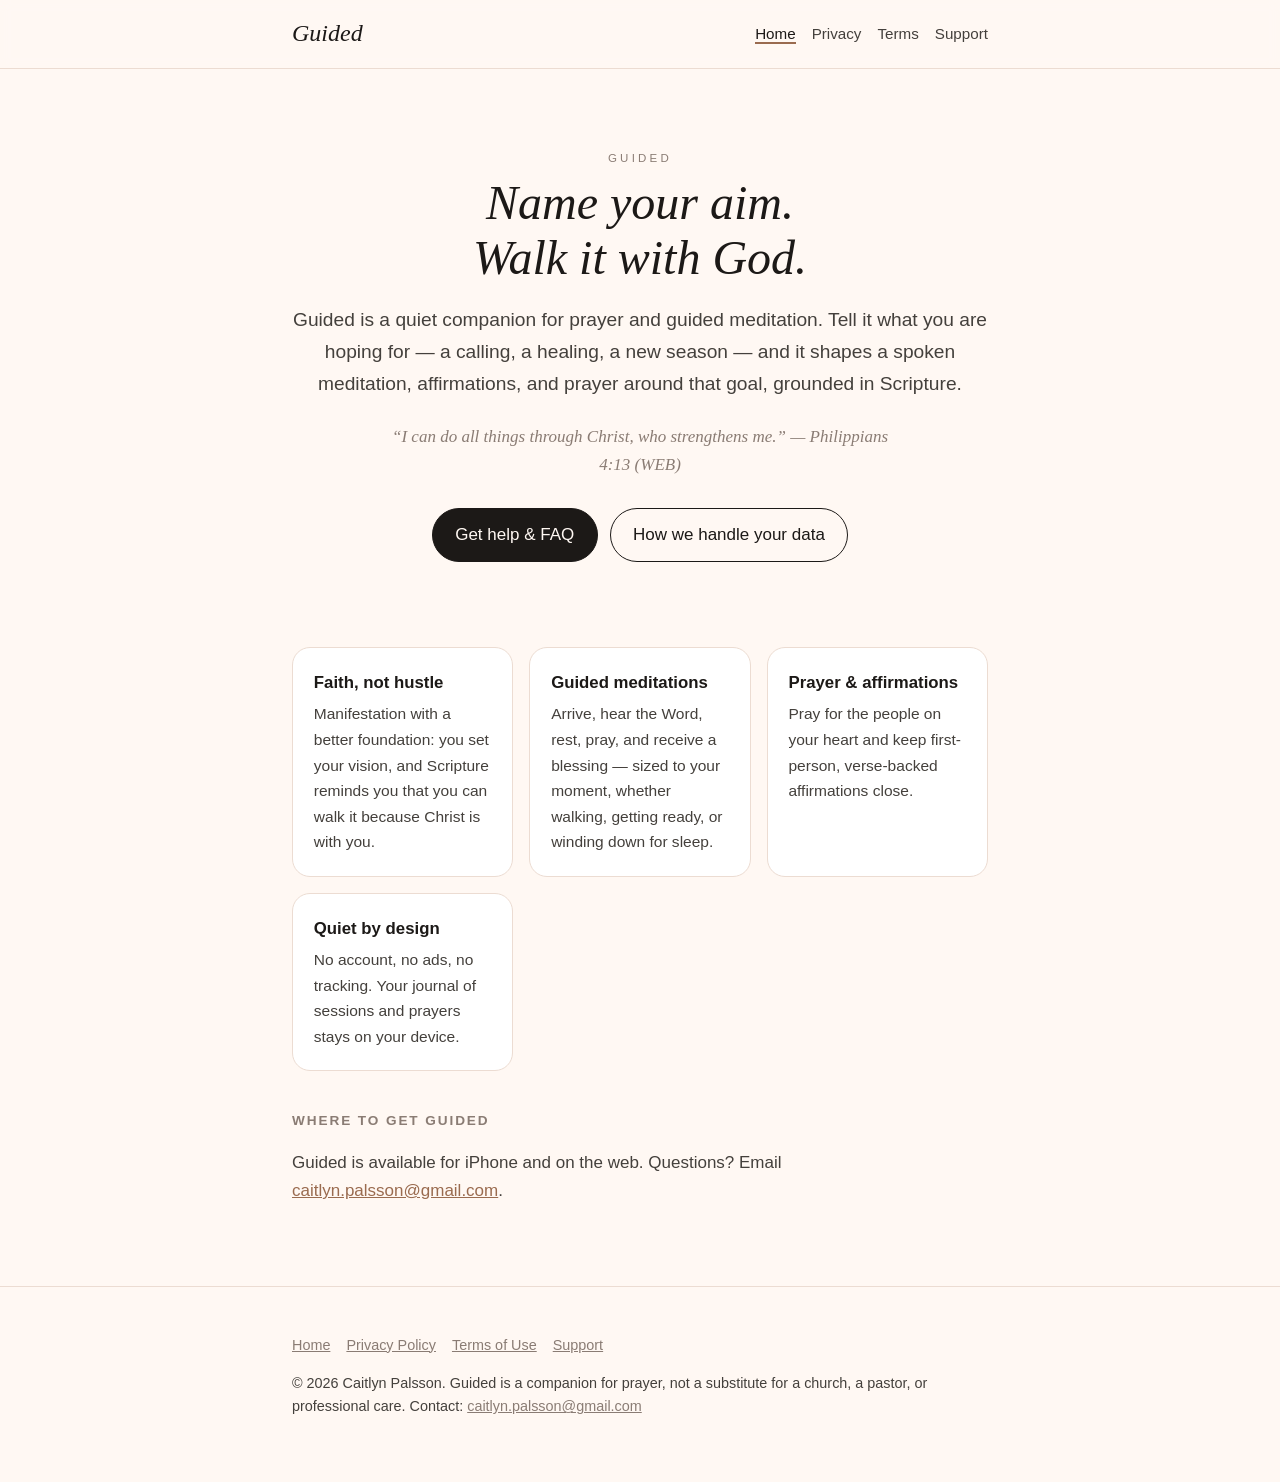
<file: index.html>
<!doctype html>
<html lang="en">
<head>
<meta charset="utf-8">
<meta name="viewport" content="width=device-width, initial-scale=1">
<title>Guided — Christian guided meditation, prayer & faith-filled goals</title>
<meta name="description" content="Guided is a Christian prayer and meditation companion. Name what you hope for, then walk toward it backed by Scripture.">
<meta name="theme-color" content="#fff8f3">
<link rel="icon" href="favicon.svg" type="image/svg+xml">
<link rel="stylesheet" href="style.css">
</head>
<body>
<header class="site"><div class="wrap"><a class="brand" href="index.html">Guided</a><nav aria-label="Main"><a href="index.html" aria-current="page">Home</a><a href="privacy.html">Privacy</a><a href="terms.html">Terms</a><a href="support.html">Support</a></nav></div></header>
<main><div class="wrap">
<section class="hero">
<p class="kicker">Guided</p>
<h1>Name your aim.<br>Walk it with God.</h1>
<p class="lead">Guided is a quiet companion for prayer and guided meditation. Tell it what you are hoping for &mdash; a calling, a healing, a new season &mdash; and it shapes a spoken meditation, affirmations, and prayer around that goal, grounded in Scripture.</p>
<p class="verse">&ldquo;I can do all things through Christ, who strengthens me.&rdquo; &mdash; Philippians 4:13 (WEB)</p>
<div class="btns"><a class="btn primary" href="support.html">Get help &amp; FAQ</a><a class="btn ghost" href="privacy.html">How we handle your data</a></div>
</section>
<section class="cards">
<div class="card"><h3>Faith, not hustle</h3><p>Manifestation with a better foundation: you set your vision, and Scripture reminds you that you can walk it because Christ is with you.</p></div>
<div class="card"><h3>Guided meditations</h3><p>Arrive, hear the Word, rest, pray, and receive a blessing &mdash; sized to your moment, whether walking, getting ready, or winding down for sleep.</p></div>
<div class="card"><h3>Prayer &amp; affirmations</h3><p>Pray for the people on your heart and keep first-person, verse-backed affirmations close.</p></div>
<div class="card"><h3>Quiet by design</h3><p>No account, no ads, no tracking. Your journal of sessions and prayers stays on your device.</p></div>
</section>
<h2>Where to get Guided</h2>
<p>Guided is available for iPhone and on the web. Questions? Email <a href="mailto:caitlyn.palsson@gmail.com">caitlyn.palsson@gmail.com</a>.</p>

</div></main>
<footer class="site"><div class="wrap">
<p><a href="index.html">Home</a><a href="privacy.html">Privacy Policy</a><a href="terms.html">Terms of Use</a><a href="support.html">Support</a></p>
<p>&copy; 2026 Caitlyn Palsson. Guided is a companion for prayer, not a substitute for a church, a pastor, or professional care. Contact: <a href="mailto:caitlyn.palsson@gmail.com">caitlyn.palsson@gmail.com</a></p>
</div></footer>
</body>
</html>
</file>
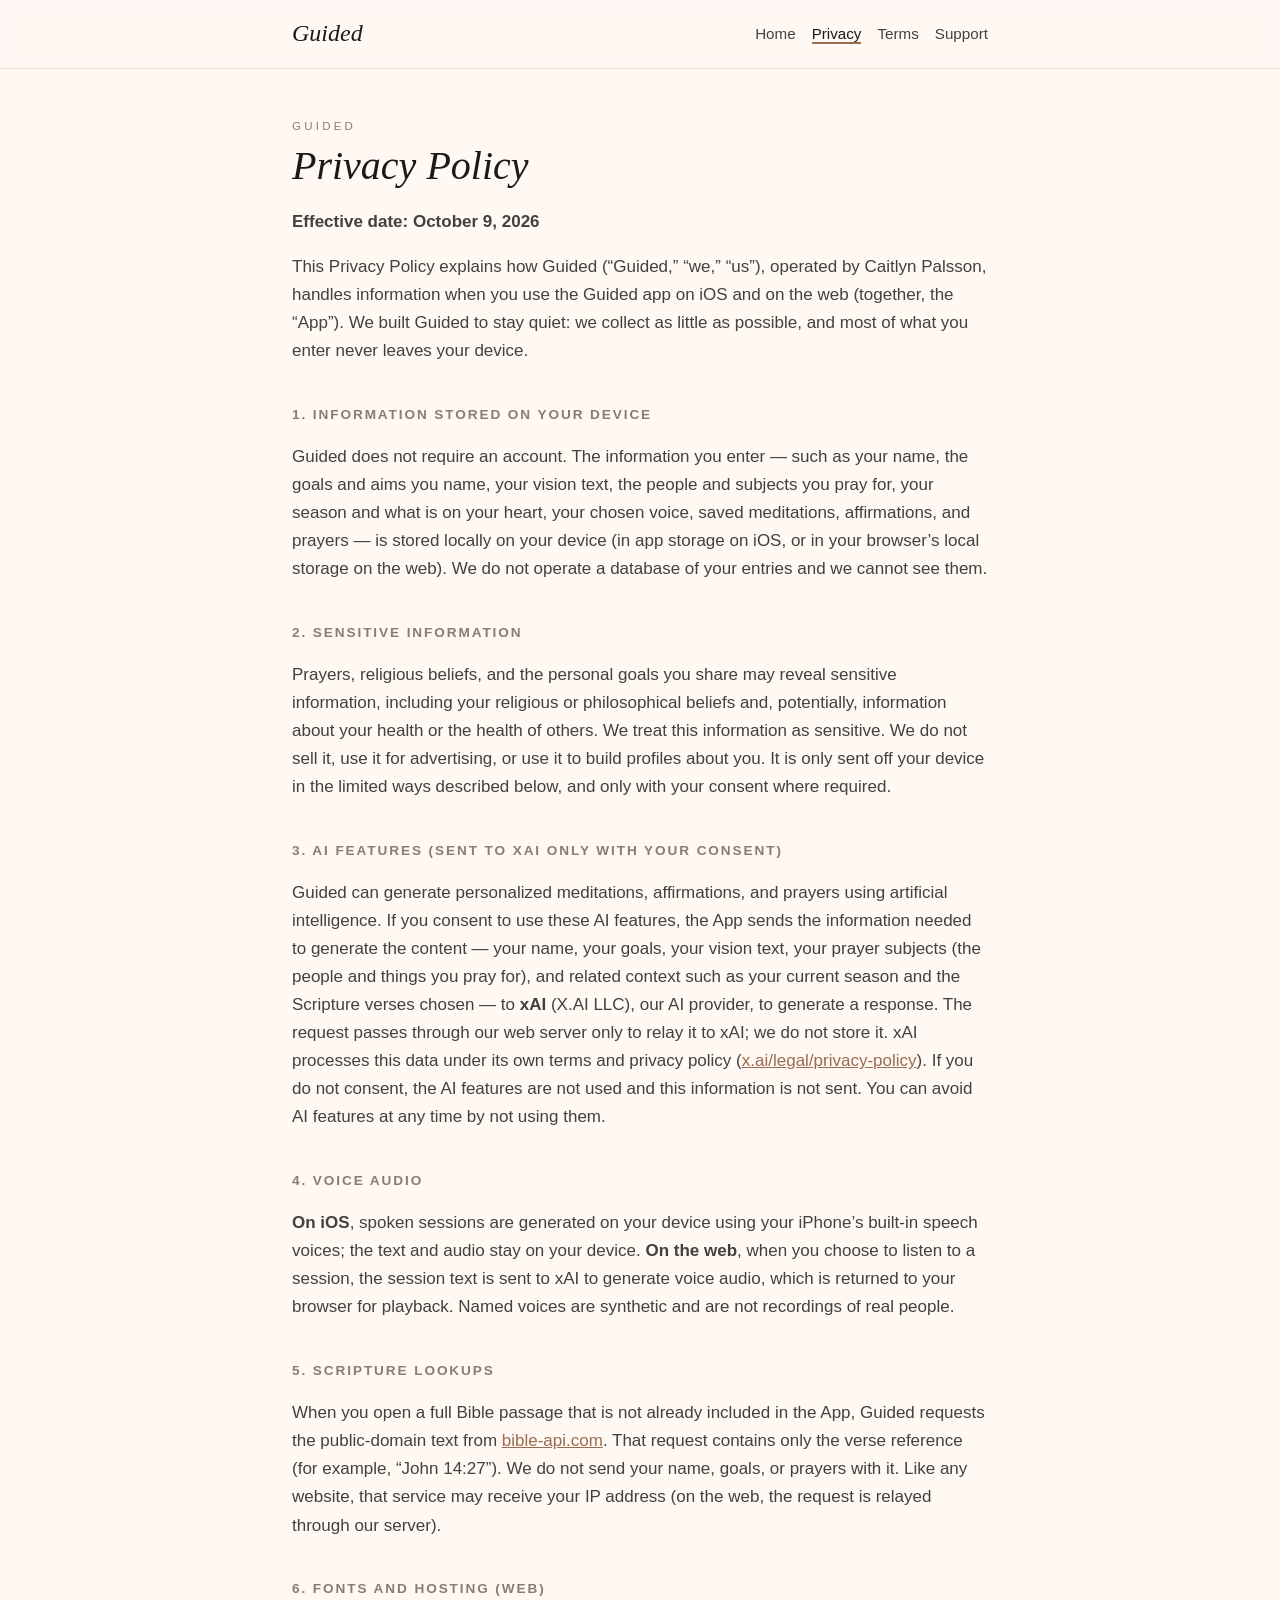
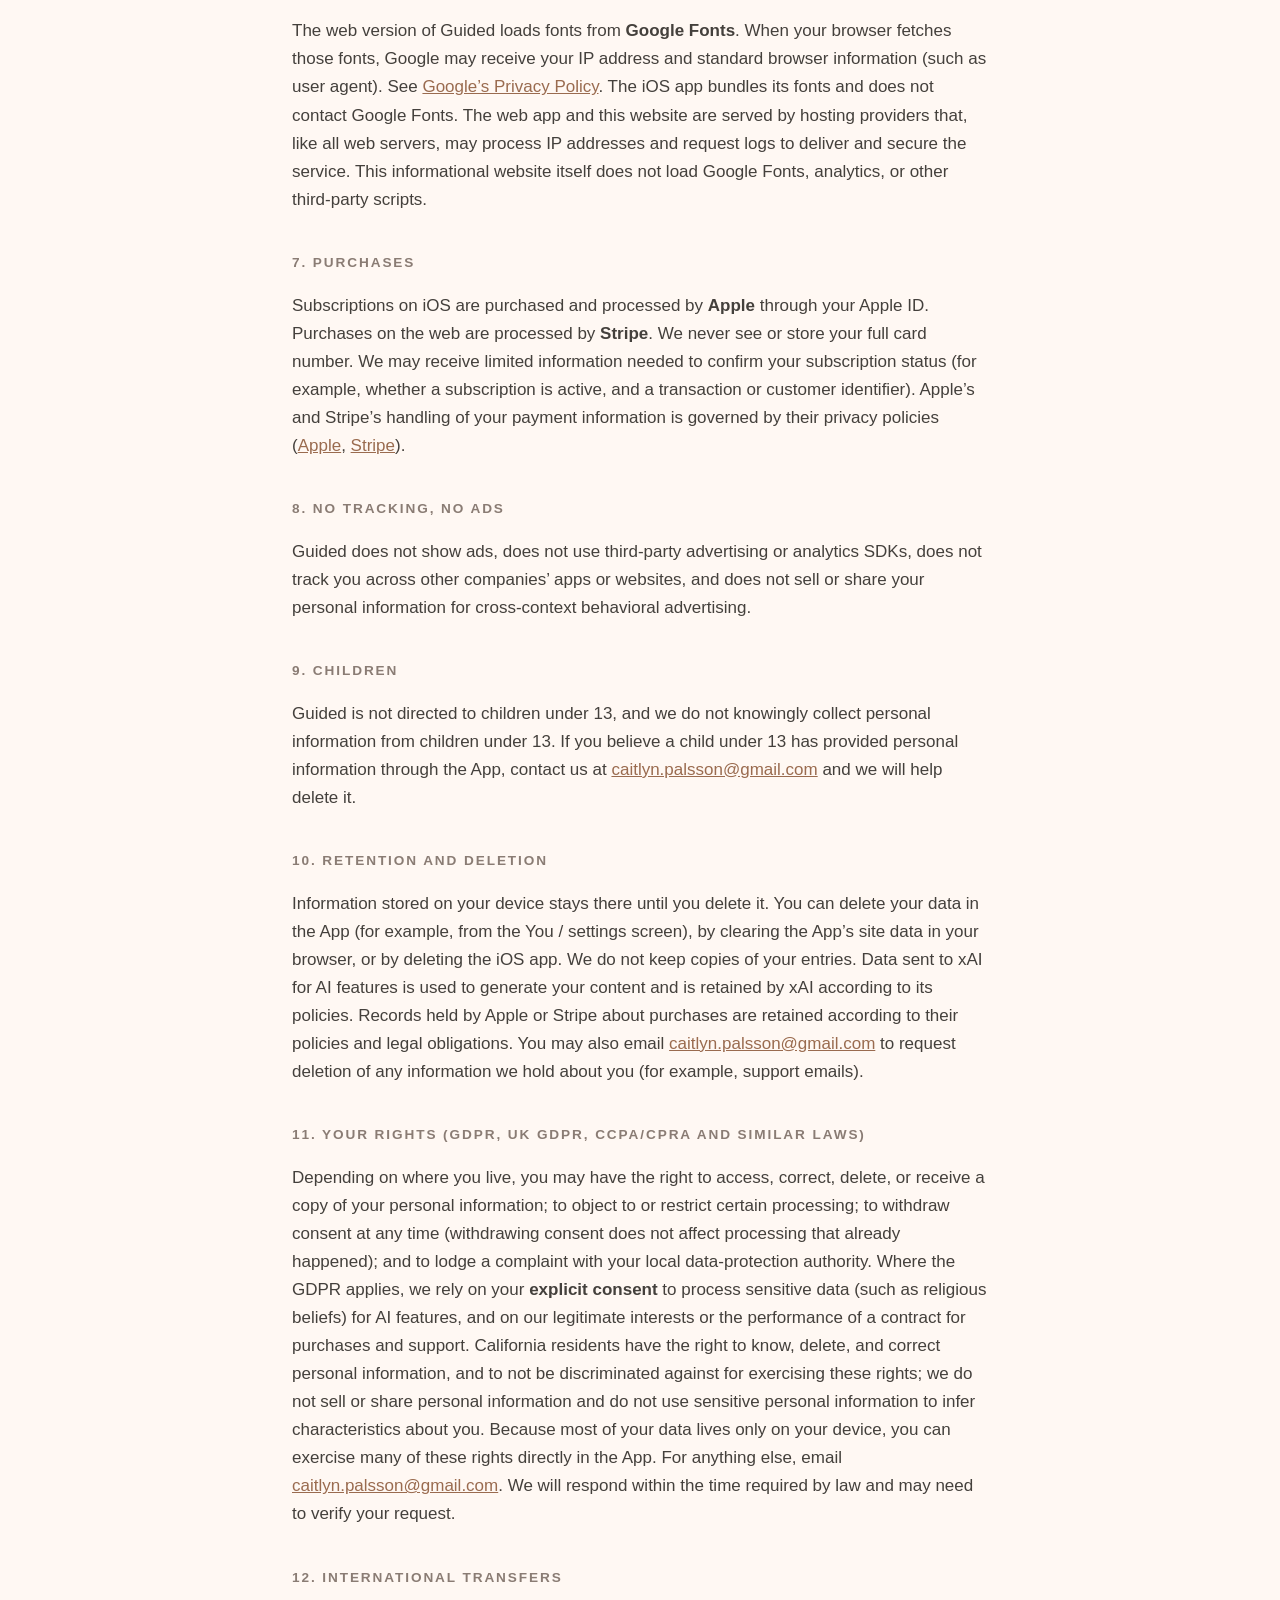
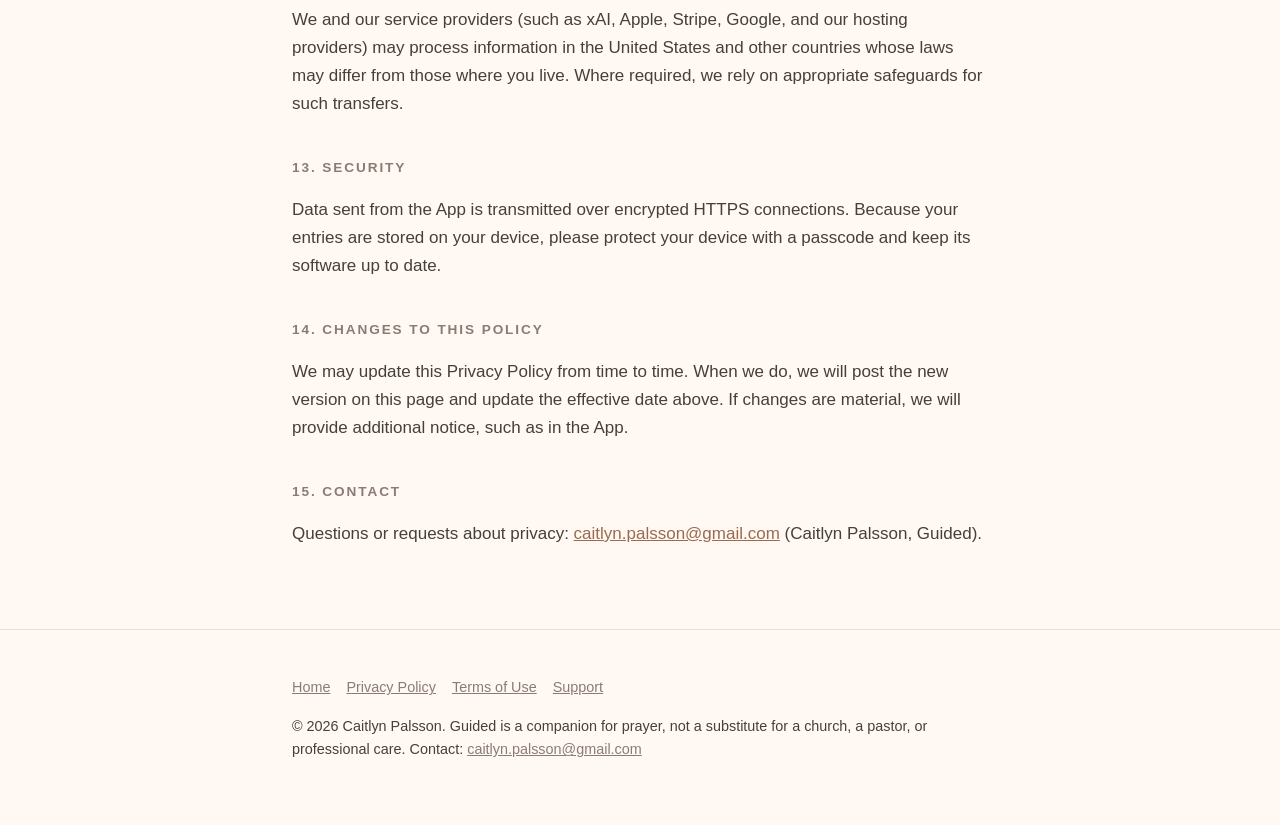
<file: privacy.html>
<!doctype html>
<html lang="en">
<head>
<meta charset="utf-8">
<meta name="viewport" content="width=device-width, initial-scale=1">
<title>Privacy Policy — Guided</title>
<meta name="description" content="Privacy Policy for the Guided app (iOS and web).">
<meta name="theme-color" content="#fff8f3">
<link rel="icon" href="favicon.svg" type="image/svg+xml">
<link rel="stylesheet" href="style.css">
</head>
<body>
<header class="site"><div class="wrap"><a class="brand" href="index.html">Guided</a><nav aria-label="Main"><a href="index.html">Home</a><a href="privacy.html" aria-current="page">Privacy</a><a href="terms.html">Terms</a><a href="support.html">Support</a></nav></div></header>
<main><div class="wrap">
<p class="kicker">Guided</p>
<h1>Privacy Policy</h1>
<p><strong>Effective date: October 9, 2026</strong></p>
<p>This Privacy Policy explains how Guided (&ldquo;Guided,&rdquo; &ldquo;we,&rdquo; &ldquo;us&rdquo;), operated by Caitlyn Palsson, handles information when you use the Guided app on iOS and on the web (together, the &ldquo;App&rdquo;). We built Guided to stay quiet: we collect as little as possible, and most of what you enter never leaves your device.</p>

<h2>1. Information stored on your device</h2>
<p>Guided does not require an account. The information you enter &mdash; such as your name, the goals and aims you name, your vision text, the people and subjects you pray for, your season and what is on your heart, your chosen voice, saved meditations, affirmations, and prayers &mdash; is stored locally on your device (in app storage on iOS, or in your browser&rsquo;s local storage on the web). We do not operate a database of your entries and we cannot see them.</p>

<h2>2. Sensitive information</h2>
<p>Prayers, religious beliefs, and the personal goals you share may reveal sensitive information, including your religious or philosophical beliefs and, potentially, information about your health or the health of others. We treat this information as sensitive. We do not sell it, use it for advertising, or use it to build profiles about you. It is only sent off your device in the limited ways described below, and only with your consent where required.</p>

<h2>3. AI features (sent to xAI only with your consent)</h2>
<p>Guided can generate personalized meditations, affirmations, and prayers using artificial intelligence. If you consent to use these AI features, the App sends the information needed to generate the content &mdash; your name, your goals, your vision text, your prayer subjects (the people and things you pray for), and related context such as your current season and the Scripture verses chosen &mdash; to <strong>xAI</strong> (X.AI LLC), our AI provider, to generate a response. The request passes through our web server only to relay it to xAI; we do not store it. xAI processes this data under its own terms and privacy policy (<a href="https://x.ai/legal/privacy-policy">x.ai/legal/privacy-policy</a>). If you do not consent, the AI features are not used and this information is not sent. You can avoid AI features at any time by not using them.</p>

<h2>4. Voice audio</h2>
<p><strong>On iOS</strong>, spoken sessions are generated on your device using your iPhone&rsquo;s built-in speech voices; the text and audio stay on your device. <strong>On the web</strong>, when you choose to listen to a session, the session text is sent to xAI to generate voice audio, which is returned to your browser for playback. Named voices are synthetic and are not recordings of real people.</p>

<h2>5. Scripture lookups</h2>
<p>When you open a full Bible passage that is not already included in the App, Guided requests the public-domain text from <a href="https://bible-api.com">bible-api.com</a>. That request contains only the verse reference (for example, &ldquo;John 14:27&rdquo;). We do not send your name, goals, or prayers with it. Like any website, that service may receive your IP address (on the web, the request is relayed through our server).</p>

<h2>6. Fonts and hosting (web)</h2>
<p>The web version of Guided loads fonts from <strong>Google Fonts</strong>. When your browser fetches those fonts, Google may receive your IP address and standard browser information (such as user agent). See <a href="https://policies.google.com/privacy">Google&rsquo;s Privacy Policy</a>. The iOS app bundles its fonts and does not contact Google Fonts. The web app and this website are served by hosting providers that, like all web servers, may process IP addresses and request logs to deliver and secure the service. This informational website itself does not load Google Fonts, analytics, or other third-party scripts.</p>

<h2>7. Purchases</h2>
<p>Subscriptions on iOS are purchased and processed by <strong>Apple</strong> through your Apple ID. Purchases on the web are processed by <strong>Stripe</strong>. We never see or store your full card number. We may receive limited information needed to confirm your subscription status (for example, whether a subscription is active, and a transaction or customer identifier). Apple&rsquo;s and Stripe&rsquo;s handling of your payment information is governed by their privacy policies (<a href="https://www.apple.com/legal/privacy/">Apple</a>, <a href="https://stripe.com/privacy">Stripe</a>).</p>

<h2>8. No tracking, no ads</h2>
<p>Guided does not show ads, does not use third-party advertising or analytics SDKs, does not track you across other companies&rsquo; apps or websites, and does not sell or share your personal information for cross-context behavioral advertising.</p>

<h2>9. Children</h2>
<p>Guided is not directed to children under 13, and we do not knowingly collect personal information from children under 13. If you believe a child under 13 has provided personal information through the App, contact us at <a href="mailto:caitlyn.palsson@gmail.com">caitlyn.palsson@gmail.com</a> and we will help delete it.</p>

<h2>10. Retention and deletion</h2>
<p>Information stored on your device stays there until you delete it. You can delete your data in the App (for example, from the You / settings screen), by clearing the App&rsquo;s site data in your browser, or by deleting the iOS app. We do not keep copies of your entries. Data sent to xAI for AI features is used to generate your content and is retained by xAI according to its policies. Records held by Apple or Stripe about purchases are retained according to their policies and legal obligations. You may also email <a href="mailto:caitlyn.palsson@gmail.com">caitlyn.palsson@gmail.com</a> to request deletion of any information we hold about you (for example, support emails).</p>

<h2>11. Your rights (GDPR, UK GDPR, CCPA/CPRA and similar laws)</h2>
<p>Depending on where you live, you may have the right to access, correct, delete, or receive a copy of your personal information; to object to or restrict certain processing; to withdraw consent at any time (withdrawing consent does not affect processing that already happened); and to lodge a complaint with your local data-protection authority. Where the GDPR applies, we rely on your <strong>explicit consent</strong> to process sensitive data (such as religious beliefs) for AI features, and on our legitimate interests or the performance of a contract for purchases and support. California residents have the right to know, delete, and correct personal information, and to not be discriminated against for exercising these rights; we do not sell or share personal information and do not use sensitive personal information to infer characteristics about you. Because most of your data lives only on your device, you can exercise many of these rights directly in the App. For anything else, email <a href="mailto:caitlyn.palsson@gmail.com">caitlyn.palsson@gmail.com</a>. We will respond within the time required by law and may need to verify your request.</p>

<h2>12. International transfers</h2>
<p>We and our service providers (such as xAI, Apple, Stripe, Google, and our hosting providers) may process information in the United States and other countries whose laws may differ from those where you live. Where required, we rely on appropriate safeguards for such transfers.</p>

<h2>13. Security</h2>
<p>Data sent from the App is transmitted over encrypted HTTPS connections. Because your entries are stored on your device, please protect your device with a passcode and keep its software up to date.</p>

<h2>14. Changes to this policy</h2>
<p>We may update this Privacy Policy from time to time. When we do, we will post the new version on this page and update the effective date above. If changes are material, we will provide additional notice, such as in the App.</p>

<h2>15. Contact</h2>
<p>Questions or requests about privacy: <a href="mailto:caitlyn.palsson@gmail.com">caitlyn.palsson@gmail.com</a> (Caitlyn Palsson, Guided).</p>

</div></main>
<footer class="site"><div class="wrap">
<p><a href="index.html">Home</a><a href="privacy.html">Privacy Policy</a><a href="terms.html">Terms of Use</a><a href="support.html">Support</a></p>
<p>&copy; 2026 Caitlyn Palsson. Guided is a companion for prayer, not a substitute for a church, a pastor, or professional care. Contact: <a href="mailto:caitlyn.palsson@gmail.com">caitlyn.palsson@gmail.com</a></p>
</div></footer>
</body>
</html>
</file>
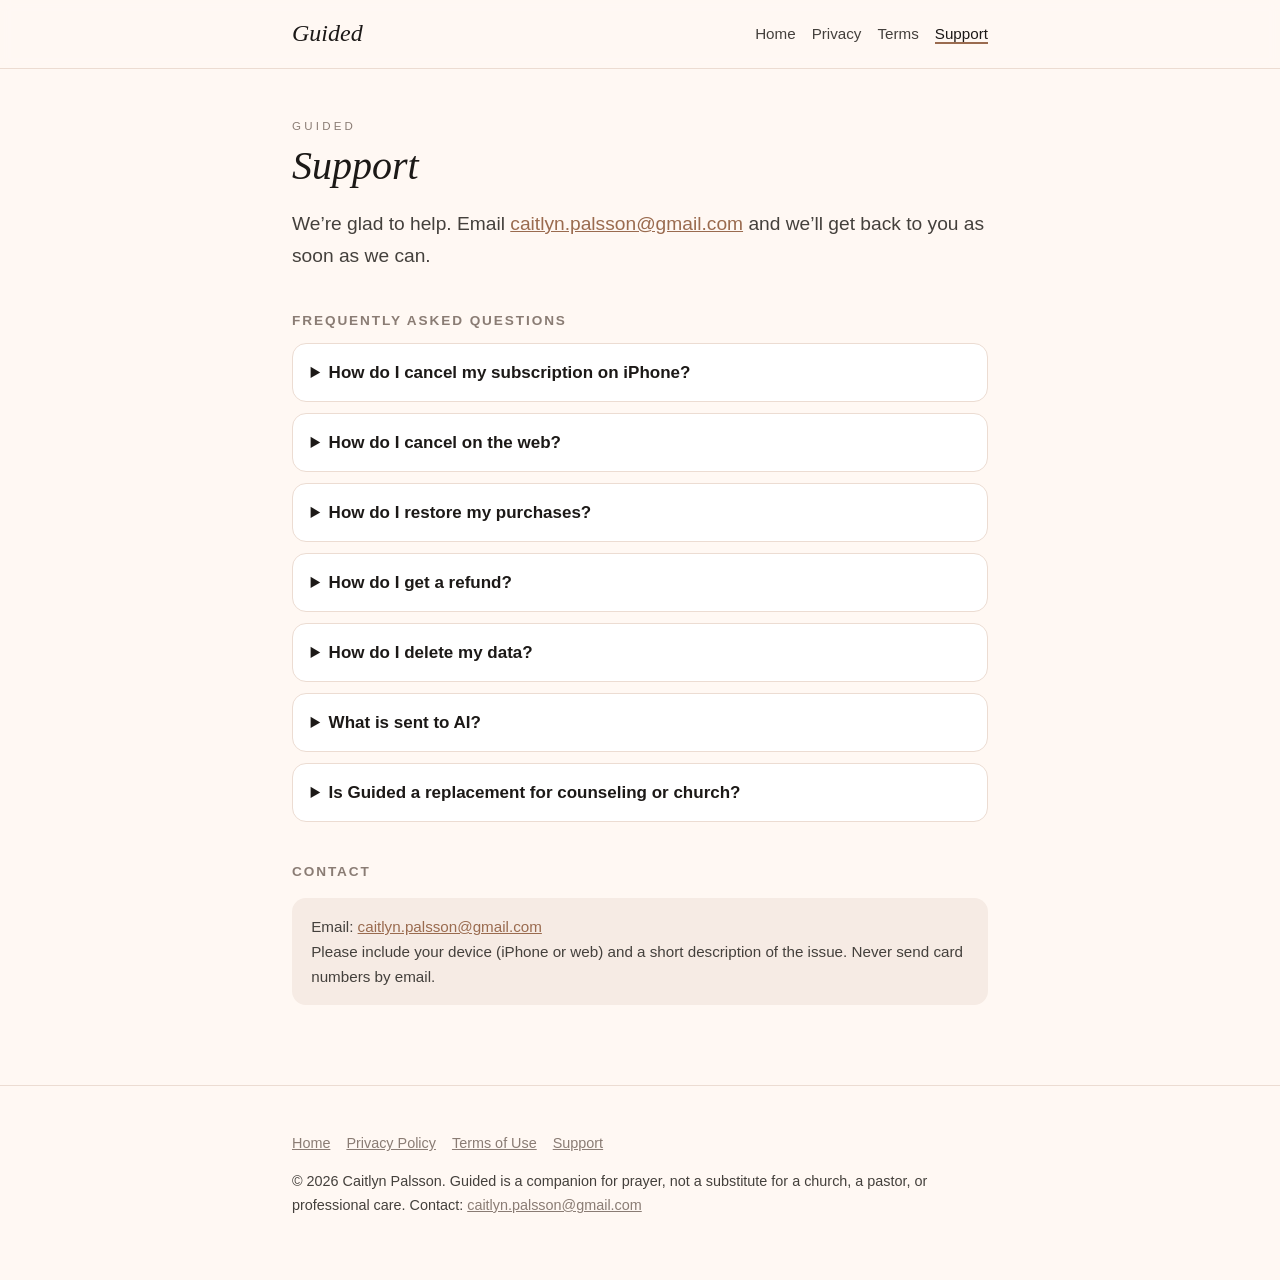
<file: support.html>
<!doctype html>
<html lang="en">
<head>
<meta charset="utf-8">
<meta name="viewport" content="width=device-width, initial-scale=1">
<title>Support — Guided</title>
<meta name="description" content="Help and FAQ for the Guided app: cancel, restore purchases, delete data, contact.">
<meta name="theme-color" content="#fff8f3">
<link rel="icon" href="favicon.svg" type="image/svg+xml">
<link rel="stylesheet" href="style.css">
</head>
<body>
<header class="site"><div class="wrap"><a class="brand" href="index.html">Guided</a><nav aria-label="Main"><a href="index.html">Home</a><a href="privacy.html">Privacy</a><a href="terms.html">Terms</a><a href="support.html" aria-current="page">Support</a></nav></div></header>
<main><div class="wrap">
<p class="kicker">Guided</p>
<h1>Support</h1>
<p class="lead">We&rsquo;re glad to help. Email <a href="mailto:caitlyn.palsson@gmail.com">caitlyn.palsson@gmail.com</a> and we&rsquo;ll get back to you as soon as we can.</p>

<h2>Frequently asked questions</h2>
<details><summary>How do I cancel my subscription on iPhone?</summary>
<p>Open <strong>Settings</strong> &rarr; tap your name &rarr; <strong>Subscriptions</strong> &rarr; <strong>Guided</strong> &rarr; <strong>Cancel Subscription</strong>. Cancel at least 24 hours before the end of your trial or current period to avoid the next charge. You keep access until the period ends. Deleting the app does not cancel your subscription.</p></details>
<details><summary>How do I cancel on the web?</summary>
<p>Open the subscription management link in the App (the Stripe customer portal) and choose <strong>Cancel</strong>, or email <a href="mailto:caitlyn.palsson@gmail.com">caitlyn.palsson@gmail.com</a> and we&rsquo;ll help.</p></details>
<details><summary>How do I restore my purchases?</summary>
<p>On iPhone, open Guided and tap <strong>Restore Purchases</strong> on the subscription screen, signed in with the same Apple ID you used to subscribe. On the web, use the same email you used at checkout, or contact us if your access didn&rsquo;t carry over.</p></details>
<details><summary>How do I get a refund?</summary>
<p>iPhone purchases are refunded by Apple: visit <a href="https://reportaproblem.apple.com">reportaproblem.apple.com</a>. For web purchases made through Stripe, email <a href="mailto:caitlyn.palsson@gmail.com">caitlyn.palsson@gmail.com</a>.</p></details>
<details><summary>How do I delete my data?</summary>
<p>Your entries live on your device. Delete them in the App from the <strong>You</strong> screen, or delete the iOS app (or clear the site data for Guided in your browser) to remove everything. We don&rsquo;t keep a copy. To request deletion of anything else we might hold (like support emails), email <a href="mailto:caitlyn.palsson@gmail.com">caitlyn.palsson@gmail.com</a>.</p></details>
<details><summary>What is sent to AI?</summary>
<p>Only if you consent, your name, goals, vision text, and prayer subjects are sent to xAI to generate your meditations and affirmations. See the <a href="privacy.html">Privacy Policy</a> for details.</p></details>
<details><summary>Is Guided a replacement for counseling or church?</summary>
<p>No. Guided is a companion for prayer, not medical or mental-health care. If you are in crisis, contact local emergency services or call or text 988 in the U.S.</p></details>

<h2>Contact</h2>
<p class="note">Email: <a href="mailto:caitlyn.palsson@gmail.com">caitlyn.palsson@gmail.com</a><br>Please include your device (iPhone or web) and a short description of the issue. Never send card numbers by email.</p>

</div></main>
<footer class="site"><div class="wrap">
<p><a href="index.html">Home</a><a href="privacy.html">Privacy Policy</a><a href="terms.html">Terms of Use</a><a href="support.html">Support</a></p>
<p>&copy; 2026 Caitlyn Palsson. Guided is a companion for prayer, not a substitute for a church, a pastor, or professional care. Contact: <a href="mailto:caitlyn.palsson@gmail.com">caitlyn.palsson@gmail.com</a></p>
</div></footer>
</body>
</html>
</file>
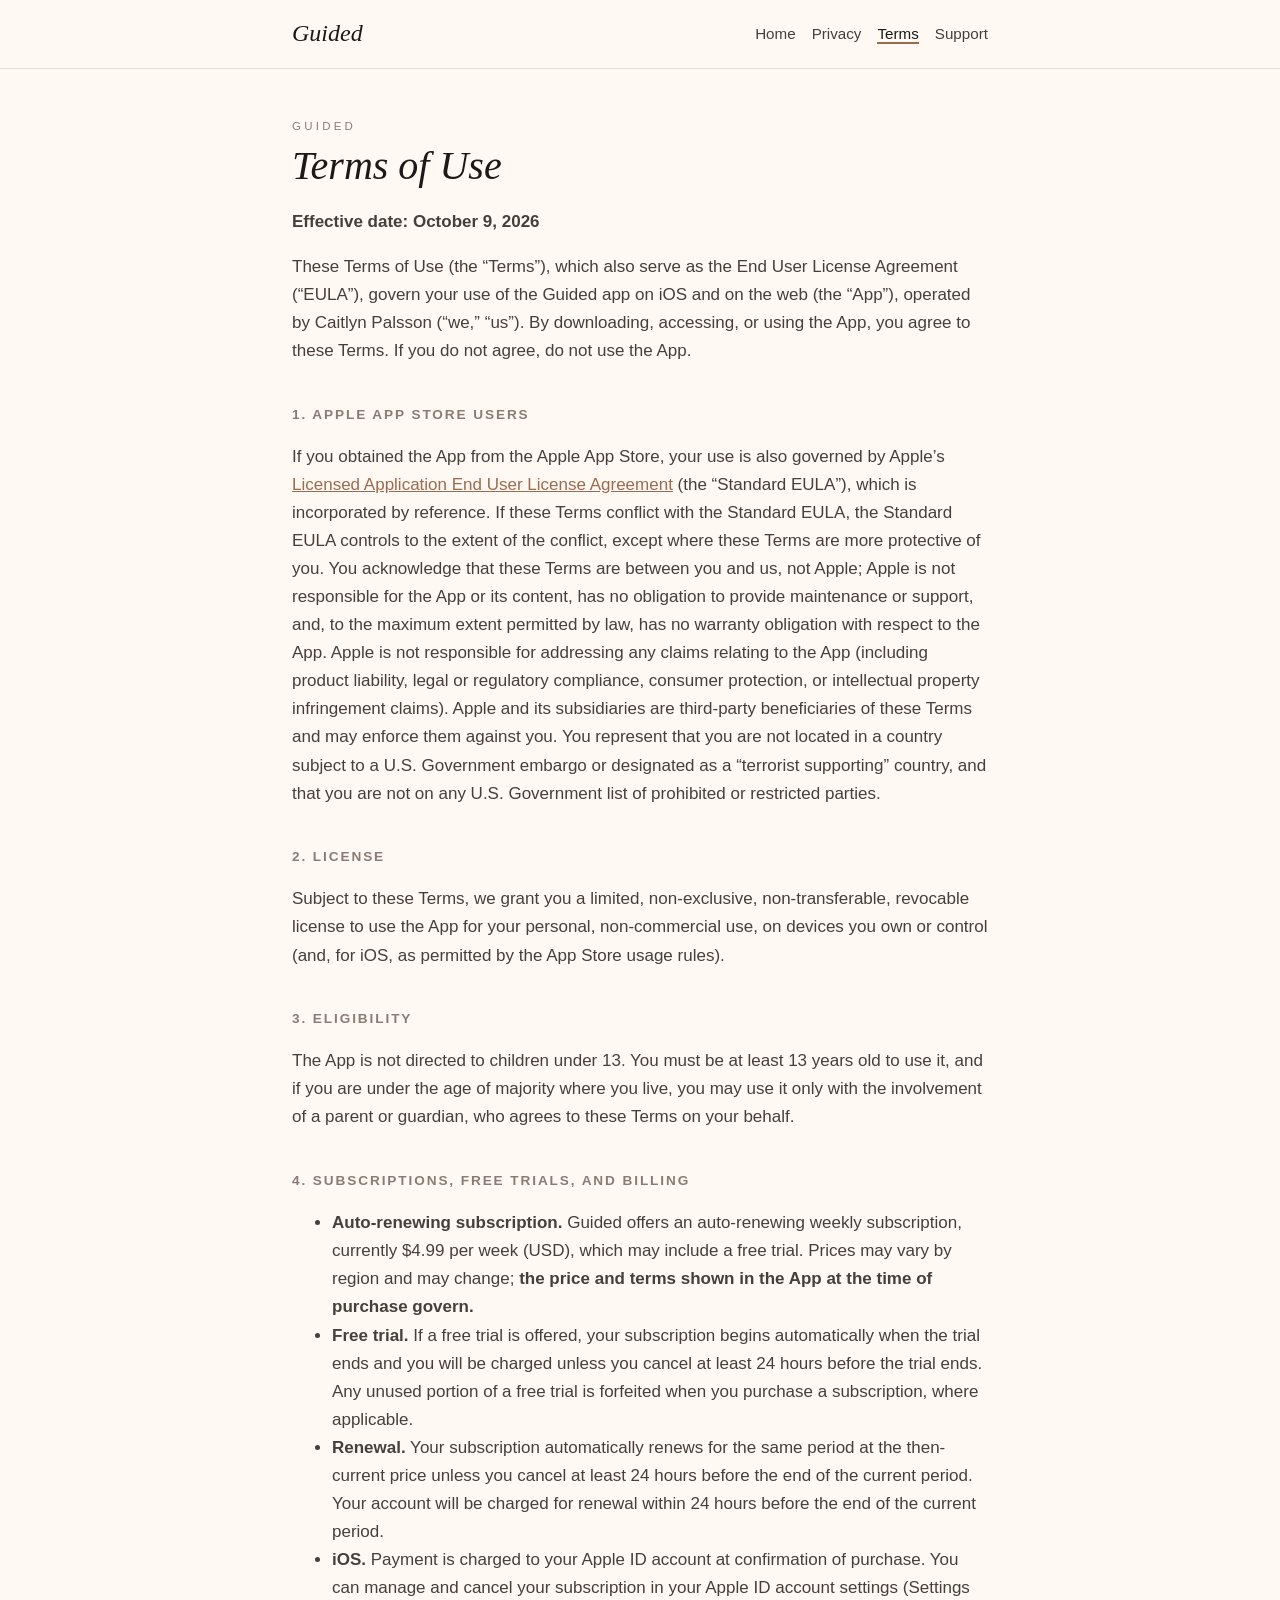
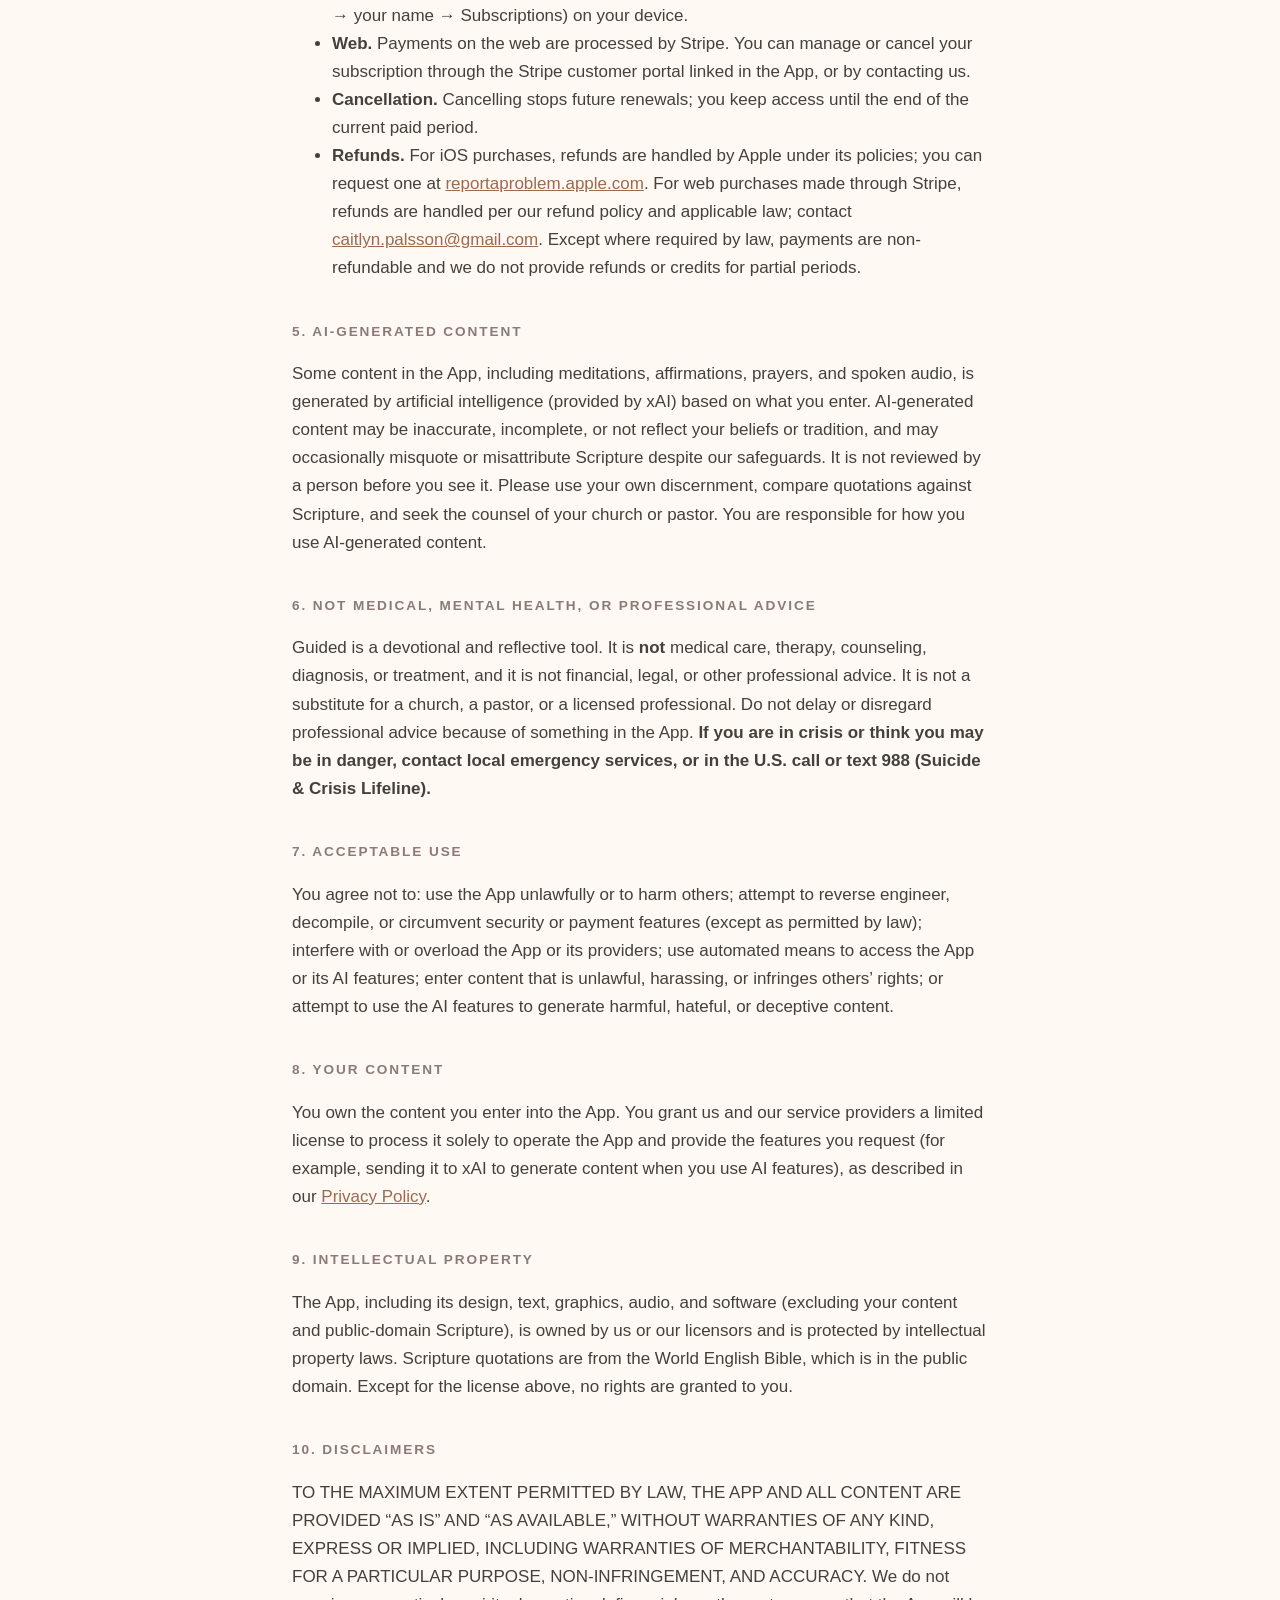
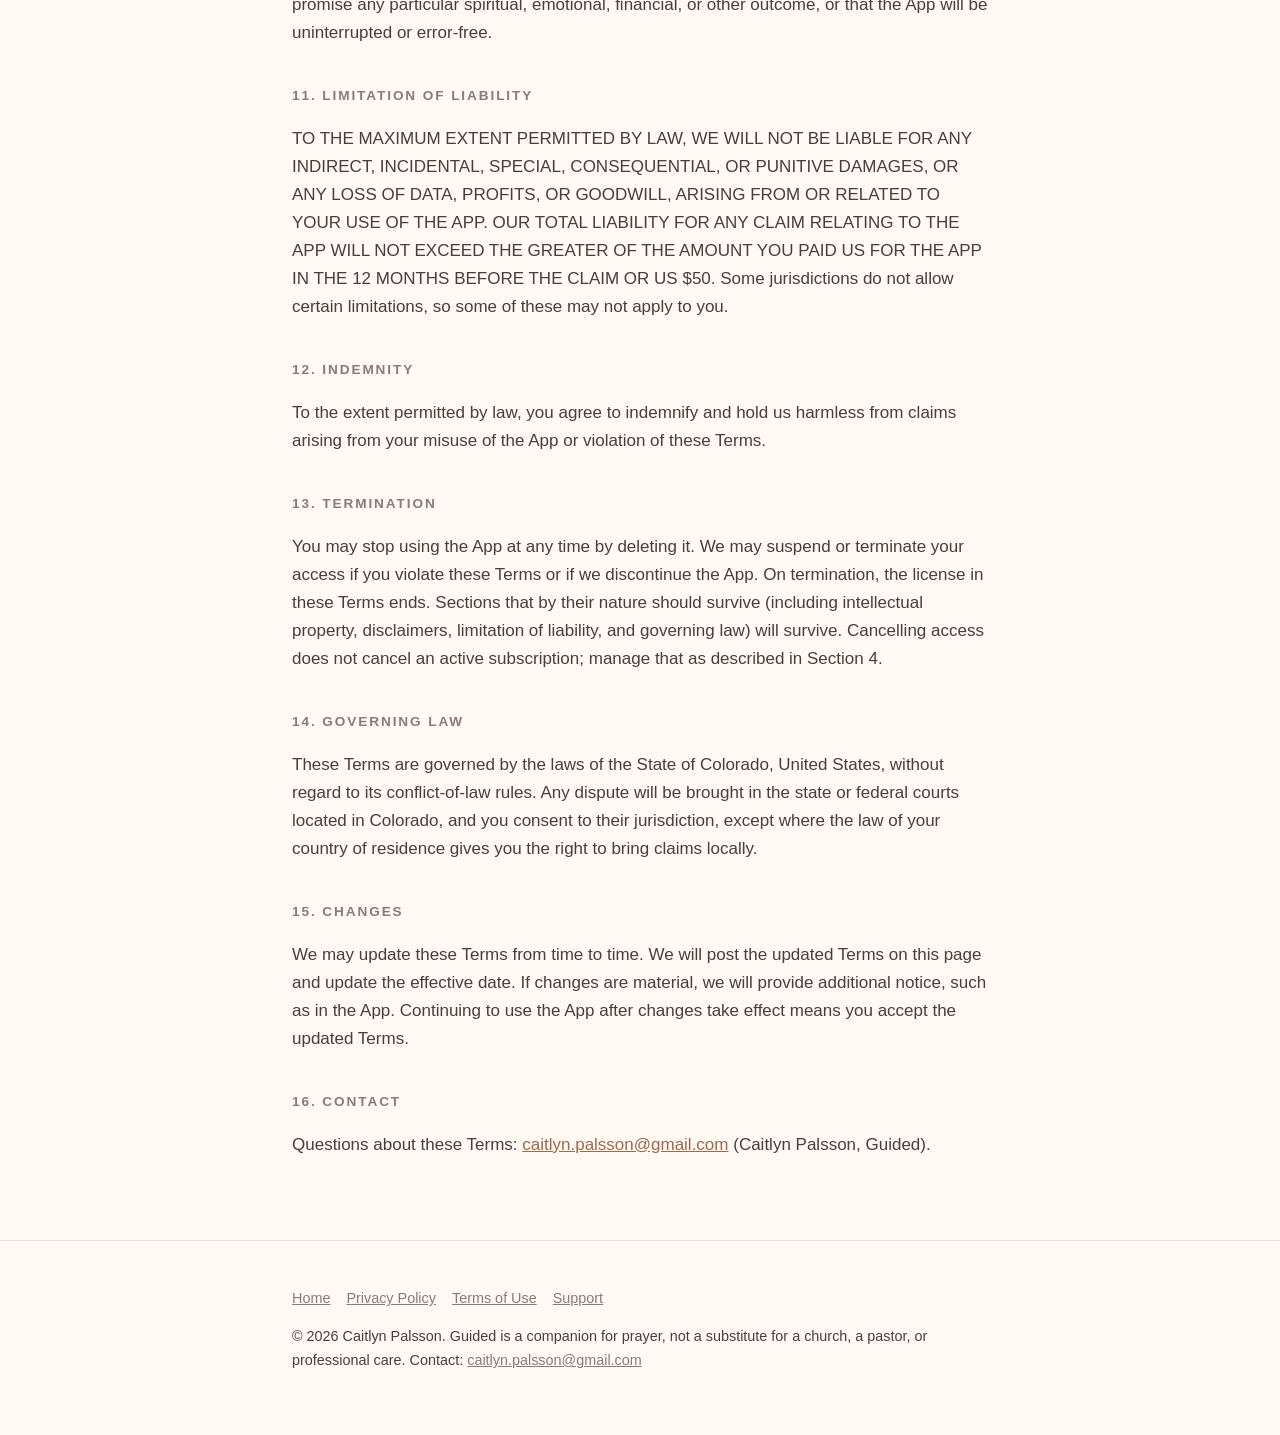
<file: terms.html>
<!doctype html>
<html lang="en">
<head>
<meta charset="utf-8">
<meta name="viewport" content="width=device-width, initial-scale=1">
<title>Terms of Use (EULA) — Guided</title>
<meta name="description" content="Terms of Use and End User License Agreement for the Guided app.">
<meta name="theme-color" content="#fff8f3">
<link rel="icon" href="favicon.svg" type="image/svg+xml">
<link rel="stylesheet" href="style.css">
</head>
<body>
<header class="site"><div class="wrap"><a class="brand" href="index.html">Guided</a><nav aria-label="Main"><a href="index.html">Home</a><a href="privacy.html">Privacy</a><a href="terms.html" aria-current="page">Terms</a><a href="support.html">Support</a></nav></div></header>
<main><div class="wrap">
<p class="kicker">Guided</p>
<h1>Terms of Use</h1>
<p><strong>Effective date: October 9, 2026</strong></p>
<p>These Terms of Use (the &ldquo;Terms&rdquo;), which also serve as the End User License Agreement (&ldquo;EULA&rdquo;), govern your use of the Guided app on iOS and on the web (the &ldquo;App&rdquo;), operated by Caitlyn Palsson (&ldquo;we,&rdquo; &ldquo;us&rdquo;). By downloading, accessing, or using the App, you agree to these Terms. If you do not agree, do not use the App.</p>

<h2>1. Apple App Store users</h2>
<p>If you obtained the App from the Apple App Store, your use is also governed by Apple&rsquo;s <a href="https://www.apple.com/legal/internet-services/itunes/dev/stdeula/">Licensed Application End User License Agreement</a> (the &ldquo;Standard EULA&rdquo;), which is incorporated by reference. If these Terms conflict with the Standard EULA, the Standard EULA controls to the extent of the conflict, except where these Terms are more protective of you. You acknowledge that these Terms are between you and us, not Apple; Apple is not responsible for the App or its content, has no obligation to provide maintenance or support, and, to the maximum extent permitted by law, has no warranty obligation with respect to the App. Apple is not responsible for addressing any claims relating to the App (including product liability, legal or regulatory compliance, consumer protection, or intellectual property infringement claims). Apple and its subsidiaries are third-party beneficiaries of these Terms and may enforce them against you. You represent that you are not located in a country subject to a U.S. Government embargo or designated as a &ldquo;terrorist supporting&rdquo; country, and that you are not on any U.S. Government list of prohibited or restricted parties.</p>

<h2>2. License</h2>
<p>Subject to these Terms, we grant you a limited, non-exclusive, non-transferable, revocable license to use the App for your personal, non-commercial use, on devices you own or control (and, for iOS, as permitted by the App Store usage rules).</p>

<h2>3. Eligibility</h2>
<p>The App is not directed to children under 13. You must be at least 13 years old to use it, and if you are under the age of majority where you live, you may use it only with the involvement of a parent or guardian, who agrees to these Terms on your behalf.</p>

<h2>4. Subscriptions, free trials, and billing</h2>
<ul>
<li><strong>Auto-renewing subscription.</strong> Guided offers an auto-renewing weekly subscription, currently $4.99 per week (USD), which may include a free trial. Prices may vary by region and may change; <strong>the price and terms shown in the App at the time of purchase govern.</strong></li>
<li><strong>Free trial.</strong> If a free trial is offered, your subscription begins automatically when the trial ends and you will be charged unless you cancel at least 24 hours before the trial ends. Any unused portion of a free trial is forfeited when you purchase a subscription, where applicable.</li>
<li><strong>Renewal.</strong> Your subscription automatically renews for the same period at the then-current price unless you cancel at least 24 hours before the end of the current period. Your account will be charged for renewal within 24 hours before the end of the current period.</li>
<li><strong>iOS.</strong> Payment is charged to your Apple ID account at confirmation of purchase. You can manage and cancel your subscription in your Apple ID account settings (Settings &rarr; your name &rarr; Subscriptions) on your device.</li>
<li><strong>Web.</strong> Payments on the web are processed by Stripe. You can manage or cancel your subscription through the Stripe customer portal linked in the App, or by contacting us.</li>
<li><strong>Cancellation.</strong> Cancelling stops future renewals; you keep access until the end of the current paid period.</li>
<li><strong>Refunds.</strong> For iOS purchases, refunds are handled by Apple under its policies; you can request one at <a href="https://reportaproblem.apple.com">reportaproblem.apple.com</a>. For web purchases made through Stripe, refunds are handled per our refund policy and applicable law; contact <a href="mailto:caitlyn.palsson@gmail.com">caitlyn.palsson@gmail.com</a>. Except where required by law, payments are non-refundable and we do not provide refunds or credits for partial periods.</li>
</ul>

<h2>5. AI-generated content</h2>
<p>Some content in the App, including meditations, affirmations, prayers, and spoken audio, is generated by artificial intelligence (provided by xAI) based on what you enter. AI-generated content may be inaccurate, incomplete, or not reflect your beliefs or tradition, and may occasionally misquote or misattribute Scripture despite our safeguards. It is not reviewed by a person before you see it. Please use your own discernment, compare quotations against Scripture, and seek the counsel of your church or pastor. You are responsible for how you use AI-generated content.</p>

<h2>6. Not medical, mental health, or professional advice</h2>
<p>Guided is a devotional and reflective tool. It is <strong>not</strong> medical care, therapy, counseling, diagnosis, or treatment, and it is not financial, legal, or other professional advice. It is not a substitute for a church, a pastor, or a licensed professional. Do not delay or disregard professional advice because of something in the App. <strong>If you are in crisis or think you may be in danger, contact local emergency services, or in the U.S. call or text 988 (Suicide &amp; Crisis Lifeline).</strong></p>

<h2>7. Acceptable use</h2>
<p>You agree not to: use the App unlawfully or to harm others; attempt to reverse engineer, decompile, or circumvent security or payment features (except as permitted by law); interfere with or overload the App or its providers; use automated means to access the App or its AI features; enter content that is unlawful, harassing, or infringes others&rsquo; rights; or attempt to use the AI features to generate harmful, hateful, or deceptive content.</p>

<h2>8. Your content</h2>
<p>You own the content you enter into the App. You grant us and our service providers a limited license to process it solely to operate the App and provide the features you request (for example, sending it to xAI to generate content when you use AI features), as described in our <a href="privacy.html">Privacy Policy</a>.</p>

<h2>9. Intellectual property</h2>
<p>The App, including its design, text, graphics, audio, and software (excluding your content and public-domain Scripture), is owned by us or our licensors and is protected by intellectual property laws. Scripture quotations are from the World English Bible, which is in the public domain. Except for the license above, no rights are granted to you.</p>

<h2>10. Disclaimers</h2>
<p>TO THE MAXIMUM EXTENT PERMITTED BY LAW, THE APP AND ALL CONTENT ARE PROVIDED &ldquo;AS IS&rdquo; AND &ldquo;AS AVAILABLE,&rdquo; WITHOUT WARRANTIES OF ANY KIND, EXPRESS OR IMPLIED, INCLUDING WARRANTIES OF MERCHANTABILITY, FITNESS FOR A PARTICULAR PURPOSE, NON-INFRINGEMENT, AND ACCURACY. We do not promise any particular spiritual, emotional, financial, or other outcome, or that the App will be uninterrupted or error-free.</p>

<h2>11. Limitation of liability</h2>
<p>TO THE MAXIMUM EXTENT PERMITTED BY LAW, WE WILL NOT BE LIABLE FOR ANY INDIRECT, INCIDENTAL, SPECIAL, CONSEQUENTIAL, OR PUNITIVE DAMAGES, OR ANY LOSS OF DATA, PROFITS, OR GOODWILL, ARISING FROM OR RELATED TO YOUR USE OF THE APP. OUR TOTAL LIABILITY FOR ANY CLAIM RELATING TO THE APP WILL NOT EXCEED THE GREATER OF THE AMOUNT YOU PAID US FOR THE APP IN THE 12 MONTHS BEFORE THE CLAIM OR US $50. Some jurisdictions do not allow certain limitations, so some of these may not apply to you.</p>

<h2>12. Indemnity</h2>
<p>To the extent permitted by law, you agree to indemnify and hold us harmless from claims arising from your misuse of the App or violation of these Terms.</p>

<h2>13. Termination</h2>
<p>You may stop using the App at any time by deleting it. We may suspend or terminate your access if you violate these Terms or if we discontinue the App. On termination, the license in these Terms ends. Sections that by their nature should survive (including intellectual property, disclaimers, limitation of liability, and governing law) will survive. Cancelling access does not cancel an active subscription; manage that as described in Section 4.</p>

<h2>14. Governing law</h2>
<p>These Terms are governed by the laws of the State of Colorado, United States, without regard to its conflict-of-law rules. Any dispute will be brought in the state or federal courts located in Colorado, and you consent to their jurisdiction, except where the law of your country of residence gives you the right to bring claims locally.</p>

<h2>15. Changes</h2>
<p>We may update these Terms from time to time. We will post the updated Terms on this page and update the effective date. If changes are material, we will provide additional notice, such as in the App. Continuing to use the App after changes take effect means you accept the updated Terms.</p>

<h2>16. Contact</h2>
<p>Questions about these Terms: <a href="mailto:caitlyn.palsson@gmail.com">caitlyn.palsson@gmail.com</a> (Caitlyn Palsson, Guided).</p>

</div></main>
<footer class="site"><div class="wrap">
<p><a href="index.html">Home</a><a href="privacy.html">Privacy Policy</a><a href="terms.html">Terms of Use</a><a href="support.html">Support</a></p>
<p>&copy; 2026 Caitlyn Palsson. Guided is a companion for prayer, not a substitute for a church, a pastor, or professional care. Contact: <a href="mailto:caitlyn.palsson@gmail.com">caitlyn.palsson@gmail.com</a></p>
</div></footer>
</body>
</html>
</file>
<file: style.css>
:root{--bg:#fff8f3;--surface:#ffffff;--elev:#f6ebe4;--ink:#1c1917;--body:#44403c;--muted:#8a7c74;--accent:#9a6b4f;--line:#ecdcd2}
*{box-sizing:border-box}
html{-webkit-text-size-adjust:100%}
body{margin:0;background:var(--bg);color:var(--ink);font-family:-apple-system,BlinkMacSystemFont,"Segoe UI",Roboto,"Helvetica Neue",Arial,sans-serif;line-height:1.65;font-size:17px}
a{color:var(--accent)}
.wrap{max-width:46rem;margin:0 auto;padding:0 1.25rem}
header.site{border-bottom:1px solid var(--line);background:rgba(255,248,243,.92);position:sticky;top:0;backdrop-filter:blur(6px);z-index:5}
header.site .wrap{display:flex;align-items:center;justify-content:space-between;gap:1rem;padding-top:.9rem;padding-bottom:.9rem;flex-wrap:wrap}
.brand{font-family:Georgia,"Times New Roman",serif;font-style:italic;font-size:1.5rem;color:var(--ink);text-decoration:none}
nav a{color:var(--body);text-decoration:none;margin-left:1rem;font-size:.95rem}
nav a:first-child{margin-left:0}
nav a[aria-current=page]{color:var(--ink);border-bottom:2px solid var(--accent)}
main{padding:3rem 0 4rem}
.kicker{letter-spacing:.28em;font-size:.72rem;color:var(--muted);text-transform:uppercase;margin:0}
h1{font-family:Georgia,"Times New Roman",serif;font-style:italic;font-weight:500;font-size:2.5rem;line-height:1.15;margin:.4rem 0 1.2rem}
h2{font-size:.85rem;letter-spacing:.14em;text-transform:uppercase;color:var(--muted);margin:2.4rem 0 .6rem}
h3{font-size:1.05rem;margin:1.6rem 0 .3rem}
p,li{color:var(--body)}
.lead{font-size:1.2rem}
.hero{text-align:center;padding:2rem 0 1rem}
.hero h1{font-size:3rem}
.verse{font-family:Georgia,serif;font-style:italic;color:var(--muted);margin:1.5rem auto;max-width:32rem}
.btns{display:flex;gap:.75rem;justify-content:center;flex-wrap:wrap;margin:1.8rem 0}
.btn{display:inline-block;padding:.75rem 1.4rem;border-radius:999px;text-decoration:none;font-weight:500;border:1px solid var(--ink)}
.btn.primary{background:var(--ink);color:var(--bg)}
.btn.ghost{color:var(--ink)}
.cards{display:grid;grid-template-columns:repeat(auto-fit,minmax(13rem,1fr));gap:1rem;margin-top:2.5rem}
.card{background:var(--surface);border:1px solid var(--line);border-radius:18px;padding:1.3rem}
.card h3{margin-top:0}
.card p{margin:0;font-size:.97rem}
.note{background:var(--elev);border-radius:14px;padding:1rem 1.2rem;font-size:.95rem}
details{background:var(--surface);border:1px solid var(--line);border-radius:14px;padding:.9rem 1.1rem;margin:.7rem 0}
summary{cursor:pointer;font-weight:600;color:var(--ink)}
footer.site{border-top:1px solid var(--line);padding:2rem 0 3rem;font-size:.9rem;color:var(--muted)}
footer.site a{color:var(--muted);margin-right:1rem}
@media (max-width:520px){h1{font-size:2rem}.hero h1{font-size:2.4rem}nav a{margin-left:.7rem;font-size:.9rem}body{font-size:16px}}
</file>
